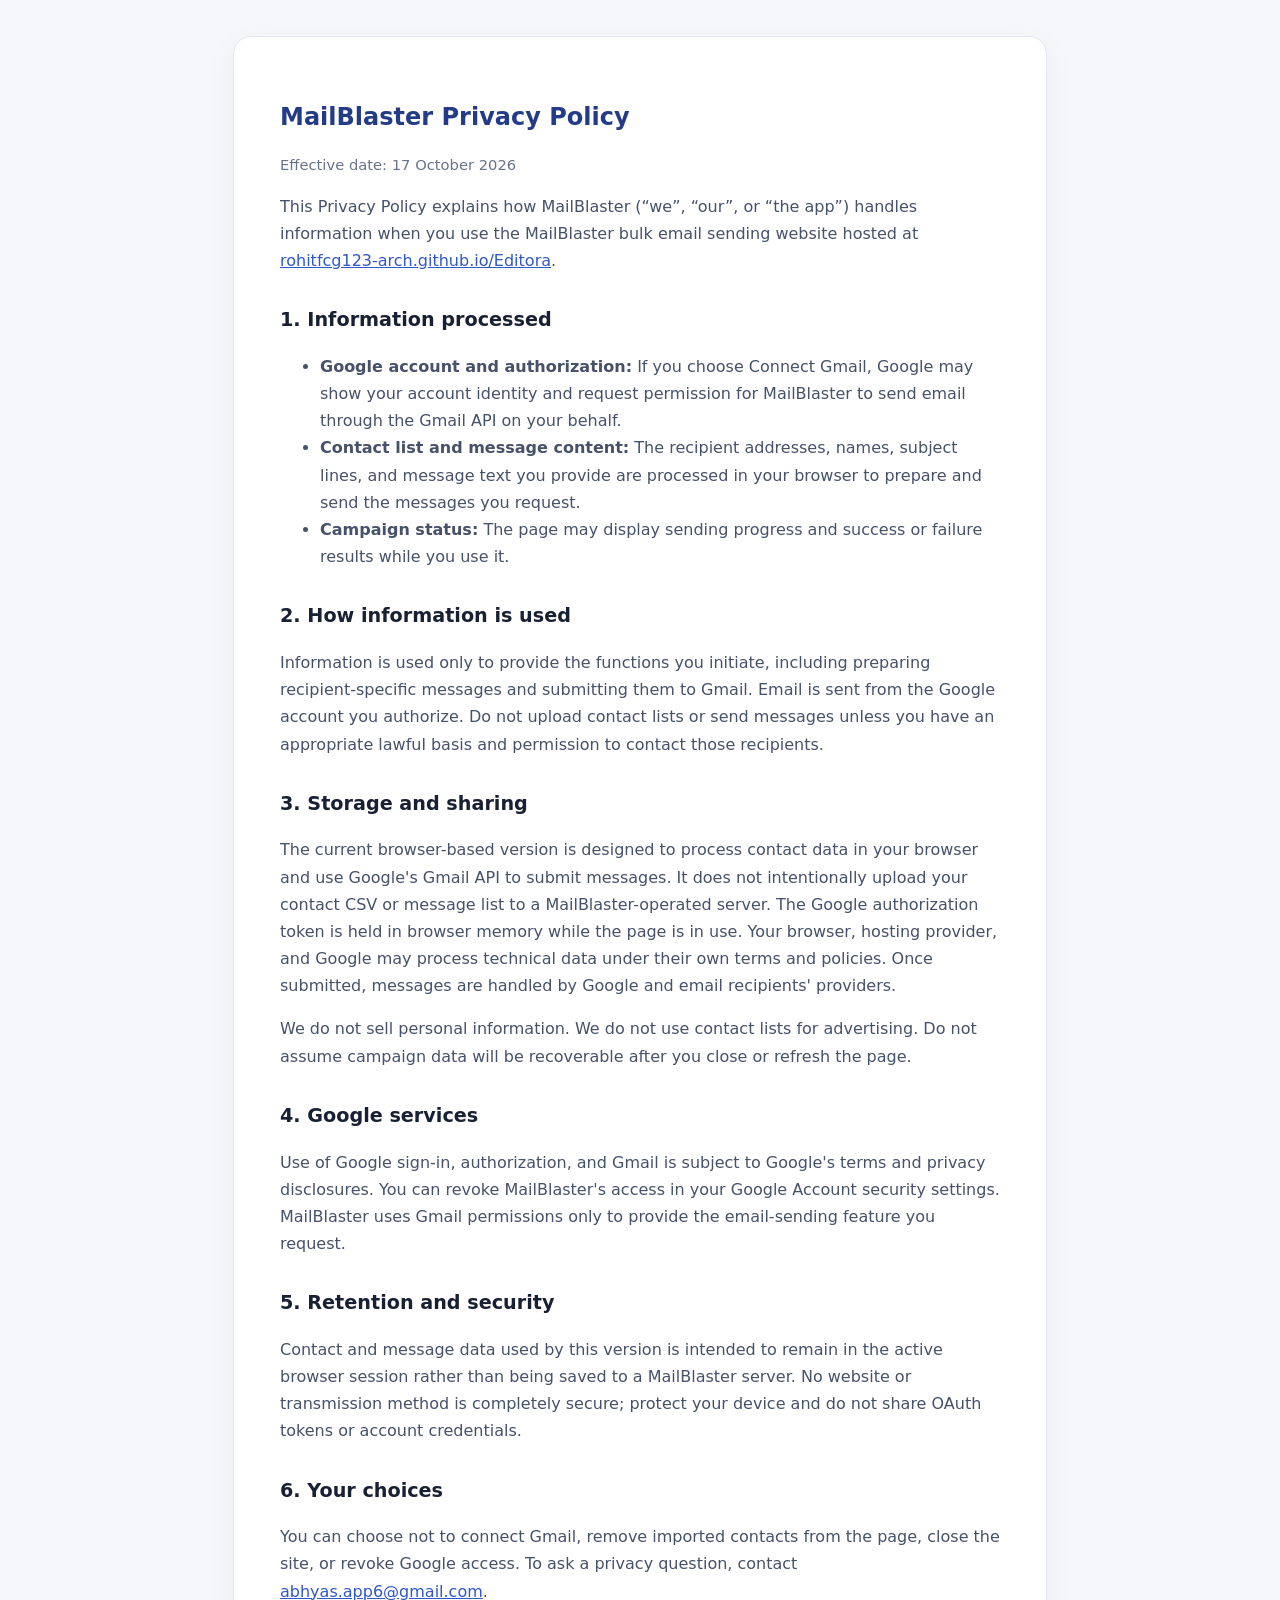
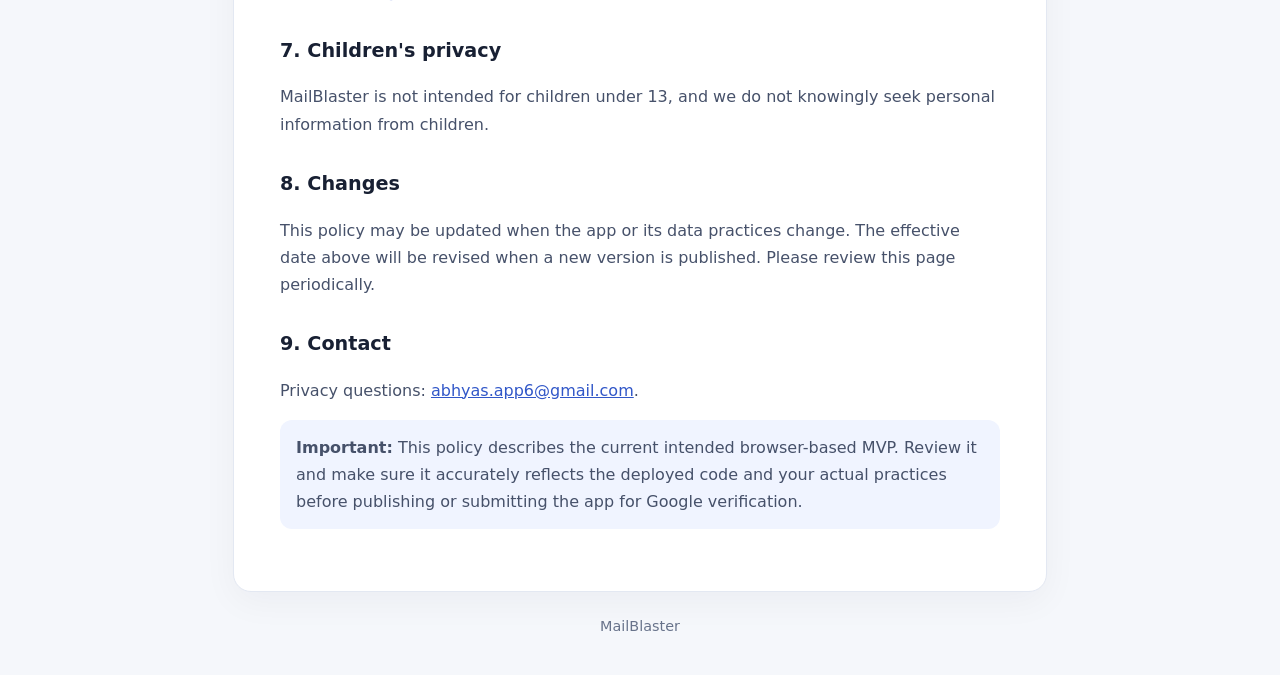
<file: privacy.html>
<!doctype html>
<html lang="en">
<head>
<meta charset="utf-8"><meta name="viewport" content="width=device-width,initial-scale=1">
<title>Privacy Policy | MailBlaster</title>
<style>
:root{color-scheme:light}*{box-sizing:border-box}body{margin:0;background:#f5f7fb;color:#182033;font:16px/1.7 system-ui,-apple-system,Segoe UI,Roboto,sans-serif}.wrap{max-width:850px;margin:36px auto;padding:0 18px}.card{background:#fff;border:1px solid #e3e8f2;border-radius:18px;padding:clamp(22px,5vw,46px);box-shadow:0 10px 35px #1820330b}h1{line-height:1.2;color:#243c87}h2{margin-top:30px;font-size:1.2rem}p,li{color:#46516a}.meta{font-size:.92rem;color:#68738b}.notice{padding:14px 16px;background:#f0f4ff;border-radius:12px}a{color:#3157c8}footer{margin:22px 0;text-align:center;color:#68738b;font-size:.9rem}
</style>
</head>
<body><main class="wrap"><article class="card">
<h1>MailBlaster Privacy Policy</h1>
<p class="meta">Effective date: 17 October 2026</p>
<p>This Privacy Policy explains how MailBlaster (“we”, “our”, or “the app”) handles information when you use the MailBlaster bulk email sending website hosted at <a href="https://rohitfcg123-arch.github.io/Editora/">rohitfcg123-arch.github.io/Editora</a>.</p>
<h2>1. Information processed</h2>
<ul><li><strong>Google account and authorization:</strong> If you choose Connect Gmail, Google may show your account identity and request permission for MailBlaster to send email through the Gmail API on your behalf.</li><li><strong>Contact list and message content:</strong> The recipient addresses, names, subject lines, and message text you provide are processed in your browser to prepare and send the messages you request.</li><li><strong>Campaign status:</strong> The page may display sending progress and success or failure results while you use it.</li></ul>
<h2>2. How information is used</h2>
<p>Information is used only to provide the functions you initiate, including preparing recipient-specific messages and submitting them to Gmail. Email is sent from the Google account you authorize. Do not upload contact lists or send messages unless you have an appropriate lawful basis and permission to contact those recipients.</p>
<h2>3. Storage and sharing</h2>
<p>The current browser-based version is designed to process contact data in your browser and use Google's Gmail API to submit messages. It does not intentionally upload your contact CSV or message list to a MailBlaster-operated server. The Google authorization token is held in browser memory while the page is in use. Your browser, hosting provider, and Google may process technical data under their own terms and policies. Once submitted, messages are handled by Google and email recipients' providers.</p>
<p>We do not sell personal information. We do not use contact lists for advertising. Do not assume campaign data will be recoverable after you close or refresh the page.</p>
<h2>4. Google services</h2>
<p>Use of Google sign-in, authorization, and Gmail is subject to Google's terms and privacy disclosures. You can revoke MailBlaster's access in your Google Account security settings. MailBlaster uses Gmail permissions only to provide the email-sending feature you request.</p>
<h2>5. Retention and security</h2>
<p>Contact and message data used by this version is intended to remain in the active browser session rather than being saved to a MailBlaster server. No website or transmission method is completely secure; protect your device and do not share OAuth tokens or account credentials.</p>
<h2>6. Your choices</h2>
<p>You can choose not to connect Gmail, remove imported contacts from the page, close the site, or revoke Google access. To ask a privacy question, contact <a href="mailto:abhyas.app6@gmail.com">abhyas.app6@gmail.com</a>.</p>
<h2>7. Children's privacy</h2>
<p>MailBlaster is not intended for children under 13, and we do not knowingly seek personal information from children.</p>
<h2>8. Changes</h2>
<p>This policy may be updated when the app or its data practices change. The effective date above will be revised when a new version is published. Please review this page periodically.</p>
<h2>9. Contact</h2>
<p>Privacy questions: <a href="mailto:abhyas.app6@gmail.com">abhyas.app6@gmail.com</a>.</p>
<p class="notice"><strong>Important:</strong> This policy describes the current intended browser-based MVP. Review it and make sure it accurately reflects the deployed code and your actual practices before publishing or submitting the app for Google verification.</p>
</article><footer>MailBlaster</footer></main></body></html>
</file>
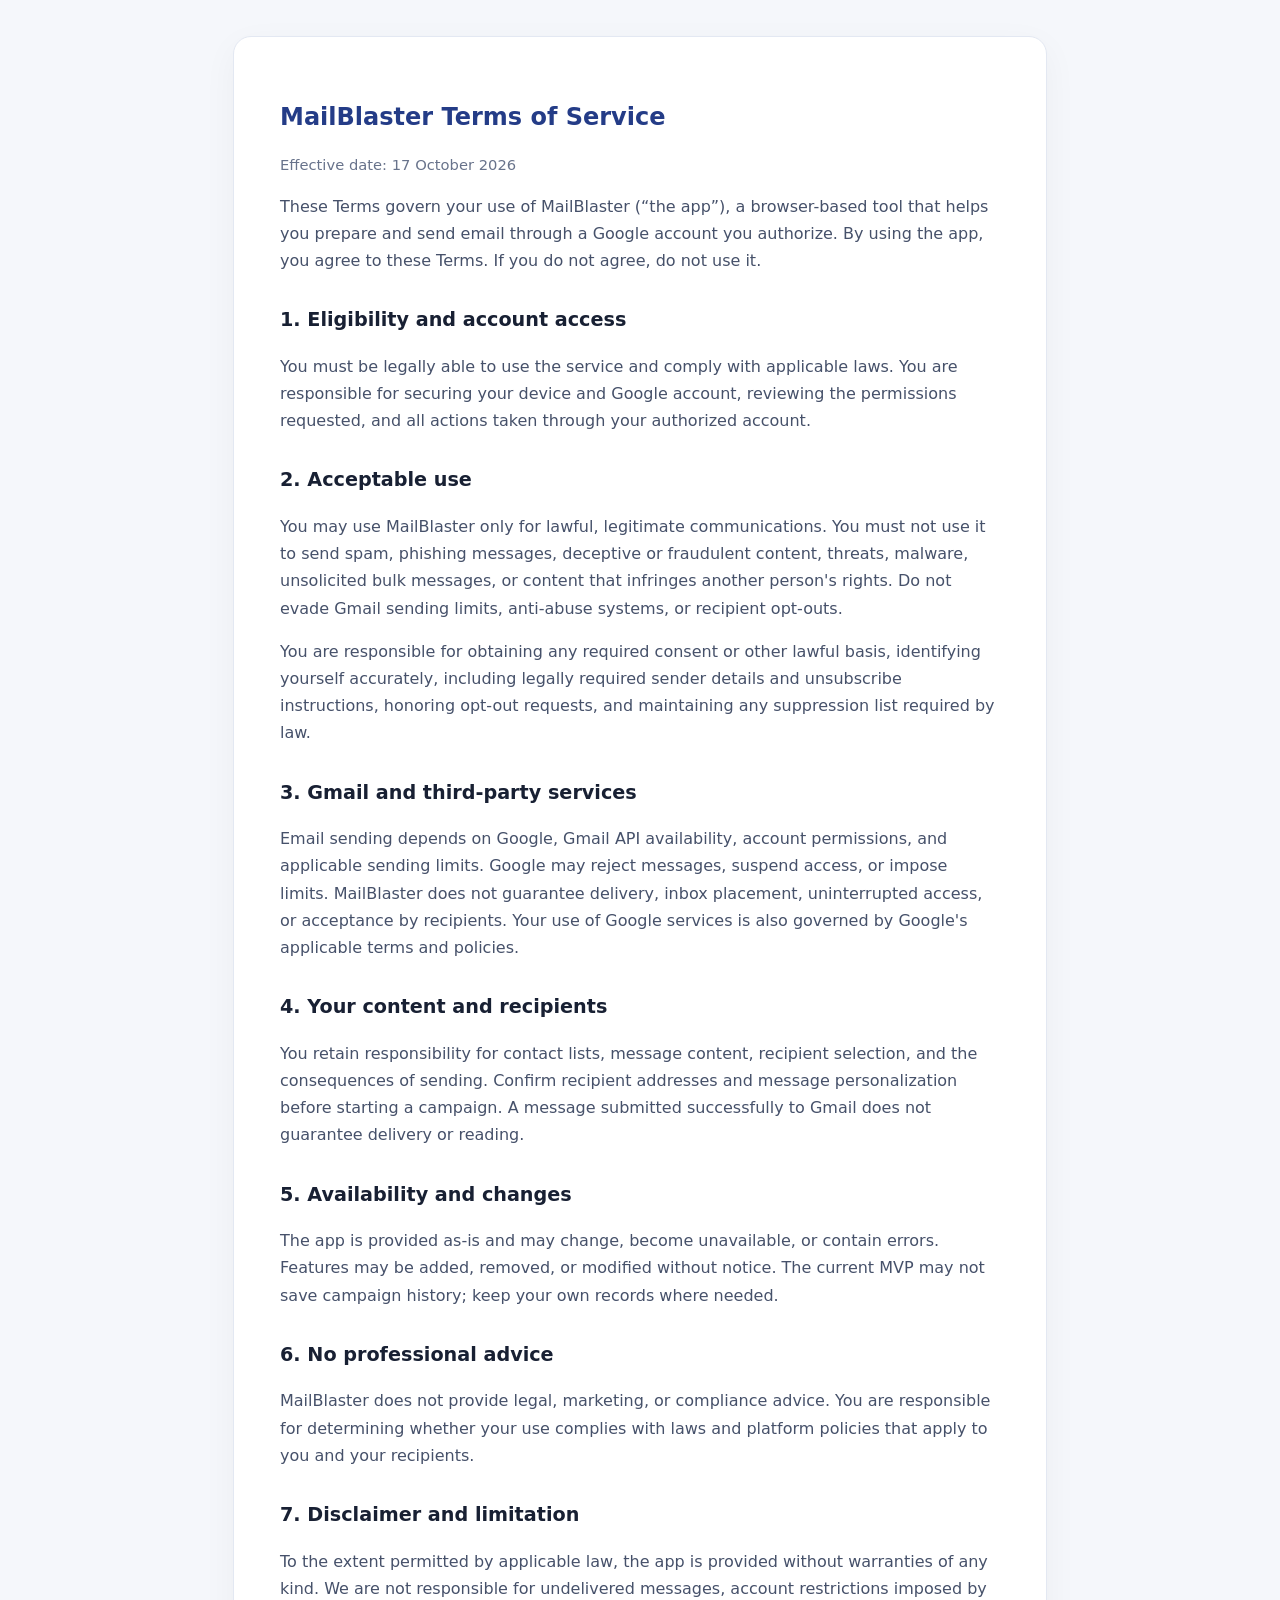
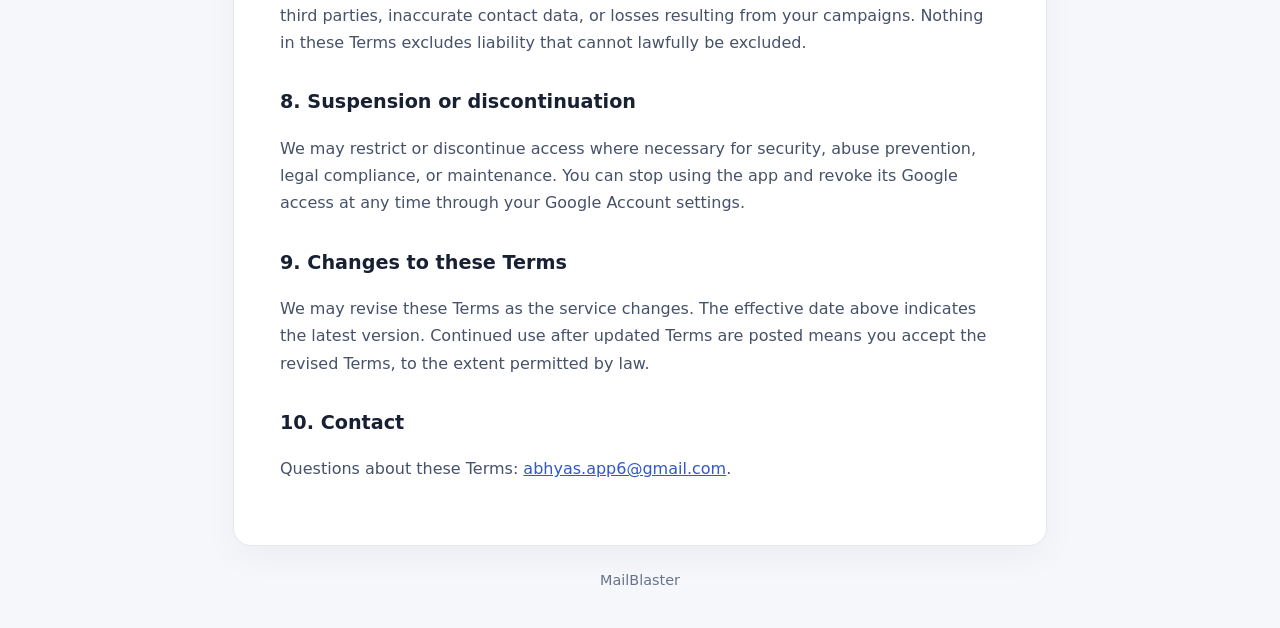
<file: terms.html>
<!doctype html>
<html lang="en">
<head>
<meta charset="utf-8"><meta name="viewport" content="width=device-width,initial-scale=1">
<title>Terms of Service | MailBlaster</title>
<style>
*{box-sizing:border-box}body{margin:0;background:#f5f7fb;color:#182033;font:16px/1.7 system-ui,-apple-system,Segoe UI,Roboto,sans-serif}.wrap{max-width:850px;margin:36px auto;padding:0 18px}.card{background:#fff;border:1px solid #e3e8f2;border-radius:18px;padding:clamp(22px,5vw,46px);box-shadow:0 10px 35px #1820330b}h1{line-height:1.2;color:#243c87}h2{margin-top:30px;font-size:1.2rem}p,li{color:#46516a}.meta{font-size:.92rem;color:#68738b}a{color:#3157c8}footer{margin:22px 0;text-align:center;color:#68738b;font-size:.9rem}
</style>
</head>
<body><main class="wrap"><article class="card">
<h1>MailBlaster Terms of Service</h1>
<p class="meta">Effective date: 17 October 2026</p>
<p>These Terms govern your use of MailBlaster (“the app”), a browser-based tool that helps you prepare and send email through a Google account you authorize. By using the app, you agree to these Terms. If you do not agree, do not use it.</p>
<h2>1. Eligibility and account access</h2>
<p>You must be legally able to use the service and comply with applicable laws. You are responsible for securing your device and Google account, reviewing the permissions requested, and all actions taken through your authorized account.</p>
<h2>2. Acceptable use</h2>
<p>You may use MailBlaster only for lawful, legitimate communications. You must not use it to send spam, phishing messages, deceptive or fraudulent content, threats, malware, unsolicited bulk messages, or content that infringes another person's rights. Do not evade Gmail sending limits, anti-abuse systems, or recipient opt-outs.</p>
<p>You are responsible for obtaining any required consent or other lawful basis, identifying yourself accurately, including legally required sender details and unsubscribe instructions, honoring opt-out requests, and maintaining any suppression list required by law.</p>
<h2>3. Gmail and third-party services</h2>
<p>Email sending depends on Google, Gmail API availability, account permissions, and applicable sending limits. Google may reject messages, suspend access, or impose limits. MailBlaster does not guarantee delivery, inbox placement, uninterrupted access, or acceptance by recipients. Your use of Google services is also governed by Google's applicable terms and policies.</p>
<h2>4. Your content and recipients</h2>
<p>You retain responsibility for contact lists, message content, recipient selection, and the consequences of sending. Confirm recipient addresses and message personalization before starting a campaign. A message submitted successfully to Gmail does not guarantee delivery or reading.</p>
<h2>5. Availability and changes</h2>
<p>The app is provided as-is and may change, become unavailable, or contain errors. Features may be added, removed, or modified without notice. The current MVP may not save campaign history; keep your own records where needed.</p>
<h2>6. No professional advice</h2>
<p>MailBlaster does not provide legal, marketing, or compliance advice. You are responsible for determining whether your use complies with laws and platform policies that apply to you and your recipients.</p>
<h2>7. Disclaimer and limitation</h2>
<p>To the extent permitted by applicable law, the app is provided without warranties of any kind. We are not responsible for undelivered messages, account restrictions imposed by third parties, inaccurate contact data, or losses resulting from your campaigns. Nothing in these Terms excludes liability that cannot lawfully be excluded.</p>
<h2>8. Suspension or discontinuation</h2>
<p>We may restrict or discontinue access where necessary for security, abuse prevention, legal compliance, or maintenance. You can stop using the app and revoke its Google access at any time through your Google Account settings.</p>
<h2>9. Changes to these Terms</h2>
<p>We may revise these Terms as the service changes. The effective date above indicates the latest version. Continued use after updated Terms are posted means you accept the revised Terms, to the extent permitted by law.</p>
<h2>10. Contact</h2>
<p>Questions about these Terms: <a href="mailto:abhyas.app6@gmail.com">abhyas.app6@gmail.com</a>.</p>
</article><footer>MailBlaster</footer></main></body></html>
</file>
